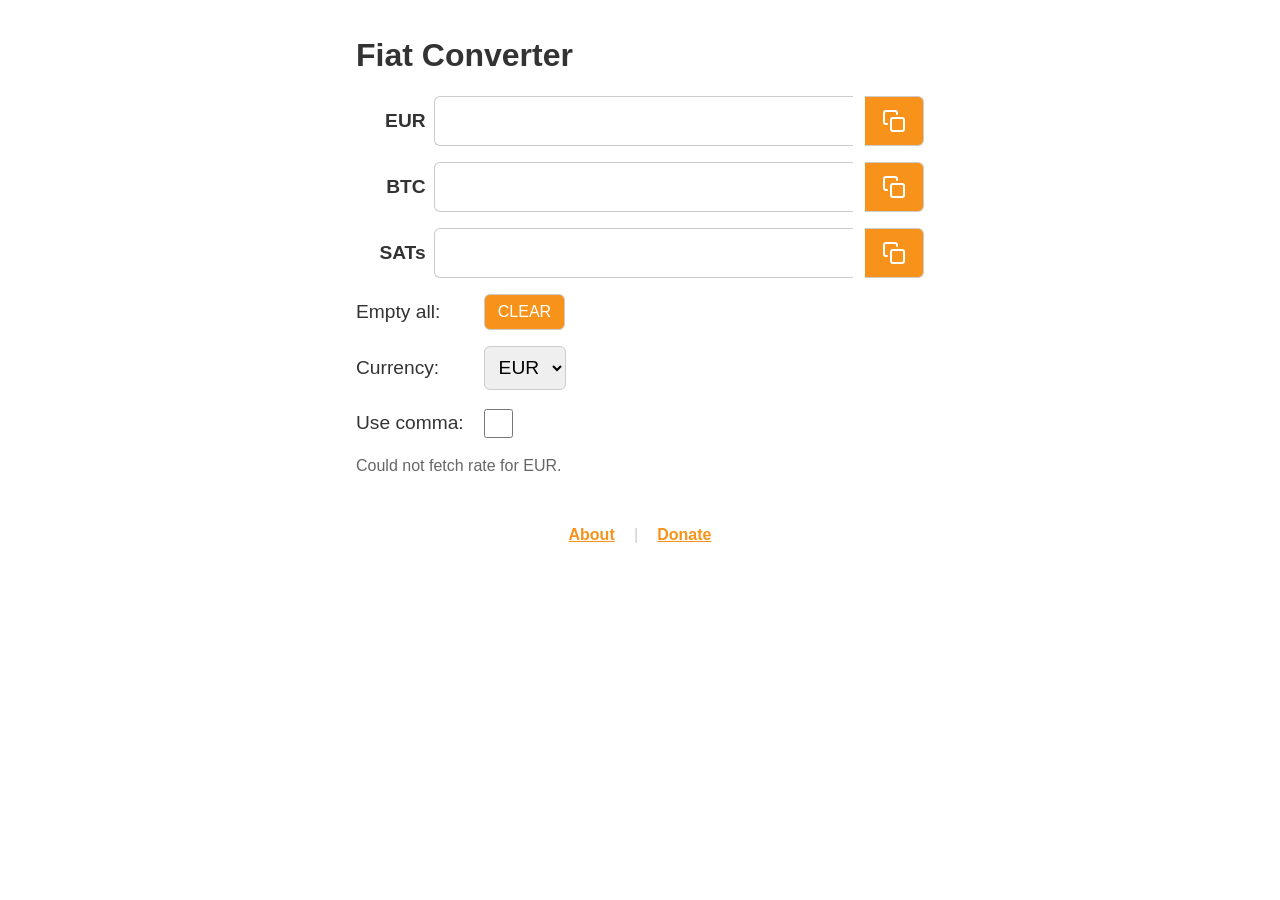
<file: index.html>
<!DOCTYPE html>
<html lang="en">
<head>
  <meta charset="UTF-8" />
  <meta name="viewport" content="width=device-width, initial-scale=1.0, viewport-fit=cover"/>
  <title>Fiat Converter</title>
  <link rel="manifest" href="manifest.json" />
  <link rel="stylesheet" href="style.css" />
<meta name="theme-color" content="#f7931a" />
  <style>
    body {
      font-family: sans-serif;
      padding-top: calc(1em + env(safe-area-inset-top, 0px));
      padding-right: calc(1em + env(safe-area-inset-right, 0px));
      padding-bottom: calc(1em + env(safe-area-inset-bottom, 0px));
      padding-left: calc(1em + env(safe-area-inset-left, 0px));
      background: #fff;
      color: #333;
      max-width: 600px;
      margin: auto;
      box-sizing: border-box;
      min-height: 100vh;
    }

.row {
  display: flex;
  align-items: center;
  gap: 0.5em;
  margin-bottom: 1em;
  flex-wrap: wrap;
}
    .row input {
      flex: 1;
      font-size: 1.2em;
      padding: 0.5em;
      text-align: right;
      min-width: 0;
      box-sizing: border-box;
    }

    .row span {
      width: 60px;
      margin-left: 0.5em;
      font-weight: bold;
    }

    .row button {
      margin-left: 0.5em;
    }
    
.field-label {
  width: 40px;
  font-weight: bold;
  font-size: 1.2em;
  text-align: right;
  flex-shrink: 0;
}

.row > label {
    font-size: 1.2em;
    width: 120px;
    flex-shrink: 0;
}

select#currency {
    font-size: 1.2em;
    padding: 0.5em;
    border-radius: 6px;
    border: 1px solid #ccc;
}

.row input[type="checkbox"] {
    flex: none;
    width: 1.5em;
    height: 1.5em;
    margin-left: 0;
}

.empty-btn {
    font-size: 1em;
    padding: 0.5em 0.8em;
    border-radius: 6px;
    border: 1px solid #ccc;
    background-color: #f7931a;
    color: white;
    cursor: pointer;
    margin-left: 0 !important;
}

.field-actions {
  display: flex;
  justify-content: flex-end;
  margin-top: 0.3em;
  width: 100%;
}

.field-actions button {
  font-size: 0.85em;
  padding: 0.4em 0.6em;
  background-color: #f7931a;
  color: white;
  border: none;
  border-radius: 6px;
}

.input-group {
  display: flex;
  flex: 1;
  min-width: 0;
}

.input-group input {
  flex: 1;
  font-size: 1.2em;
  padding: 0.5em;
  text-align: right;
  border-radius: 6px 0 0 6px;
  border: 1px solid #ccc;
  border-right: none;
  min-width: 0;
}

.input-group button {
  font-size: 1.5em;
  padding: 0.5em 0.7em;
  min-width: 50px;
  border: 1px solid #ccc;
  border-left: none;
  border-radius: 0 6px 6px 0;
  background-color: #f7931a;
  color: white;
  cursor: pointer;
  display: flex;
  align-items: center;
  justify-content: center;
  line-height: 1;
}

.input-group button svg {
  width: 1em;
  height: 1em;
}
    
    #rate-info {
      margin-top: 1em;
      font-size: 1em;
      color: #666;
    }

    #circle-container {
      position: fixed;
      bottom: calc(10px + env(safe-area-inset-bottom, 0px));
      right: calc(10px + env(safe-area-inset-right, 0px));
      width: 40px;
      height: 40px;
    }

    svg circle {
      stroke: #f7931a;
      stroke-width: 4;
      fill: none;
      stroke-dasharray: 0, 100;
      transform: rotate(-90deg);
      transform-origin: 50% 50%;
    }
    
    
  </style>
</head>
<body>
  <h1>Fiat Converter</h1>

<div class="row">
  <span class="field-label" id="fiat-label">EUR</span>
  <div class="input-group">
    <input type="text" id="fiat" />
    <button onclick="copyToClipboard('fiat')" title="Copy to clipboard"><svg xmlns="http://www.w3.org/2000/svg" width="24" height="24" viewBox="0 0 24 24" fill="none" stroke="currentColor" stroke-width="2" stroke-linecap="round" stroke-linejoin="round"><rect x="9" y="9" width="13" height="13" rx="2" ry="2"></rect><path d="M5 15H4a2 2 0 0 1-2-2V4a2 2 0 0 1 2-2h9a2 2 0 0 1 2 2v1"></path></svg></button>
  </div>
</div>
<div class="row">
  <span class="field-label">BTC</span>
  <div class="input-group">
    <input type="text" id="btc" />
    <button onclick="copyToClipboard('btc')" title="Copy to clipboard"><svg xmlns="http://www.w3.org/2000/svg" width="24" height="24" viewBox="0 0 24 24" fill="none" stroke="currentColor" stroke-width="2" stroke-linecap="round" stroke-linejoin="round"><rect x="9" y="9" width="13" height="13" rx="2" ry="2"></rect><path d="M5 15H4a2 2 0 0 1-2-2V4a2 2 0 0 1 2-2h9a2 2 0 0 1 2 2v1"></path></svg></button>
  </div>
</div>
<div class="row">
  <span class="field-label">SATs</span>
  <div class="input-group">
    <input type="text" id="sats" />
    <button onclick="copyToClipboard('sats')" title="Copy to clipboard"><svg xmlns="http://www.w3.org/2000/svg" width="24" height="24" viewBox="0 0 24 24" fill="none" stroke="currentColor" stroke-width="2" stroke-linecap="round" stroke-linejoin="round"><rect x="9" y="9" width="13" height="13" rx="2" ry="2"></rect><path d="M5 15H4a2 2 0 0 1-2-2V4a2 2 0 0 1 2-2h9a2 2 0 0 1 2 2v1"></path></svg></button>
  </div>
</div>

  <div class="row">
    <label for="empty-all-btn">Empty all: </label>
    <button type="button" id="empty-all-btn" class="empty-btn">CLEAR</button>
  </div>

  <div class="row">
    <label for="currency">Currency: </label>
    <select id="currency">
      <option value="EUR">EUR</option>
      <option value="USD">USD</option>
      <option value="GBP">GBP</option>
      <option value="CHF">CHF</option>
      <option value="JPY">JPY</option>
    </select>
  </div>

  <div class="row">
    <label for="decimal-toggle">Use comma:</label>
    <input type="checkbox" id="decimal-toggle" />
  </div>

  <div id="rate-info">Loading exchange rate...</div>

  <div id="circle-container">
    <svg width="40" height="40">
      <circle id="circle-progress" r="18" cx="20" cy="20" />
    </svg>
  </div>

  <footer class="footer-links">
    <button type="button" id="about-btn" class="link-btn">About</button>
    <span class="footer-separator">|</span>
    <button type="button" id="donate-btn" class="link-btn">Donate</button>
  </footer>

  <!-- About Modal -->
  <div id="about-modal" class="modal-overlay" aria-hidden="true">
    <div class="modal-content">
      <button type="button" class="modal-close" id="about-close" aria-label="Close">&times;</button>
      <h2>About</h2>
      <p>Convert fiat to BTC and Satoshis and viceversa easily, improving reliability, without depending on a single source/oracle and making copy/paste easier: you can switch decimal separator from european to anglosaxons standards (./,)</p>
      <p>I'm a proud Italian Bitcoiner, every feedback is appreciated <a href="mailto:damiano.bonazzi@gmail.com">damiano.bonazzi@gmail.com</a> and every contribution is welcome <a href="https://github.com/damianobonazzi/fiat-converter" target="_blank" rel="noopener">https://github.com/damianobonazzi/fiat-converter</a></p>
    </div>
  </div>

  <!-- Donate Modal -->
  <div id="donate-modal" class="modal-overlay" aria-hidden="true">
    <div class="modal-content">
      <button type="button" class="modal-close" id="donate-close" aria-label="Close">&times;</button>
      <h2>Donate</h2>
      <p class="donate-intro">All donations will go towards improving the app; every contribution is appreciated. Thank you!</p>
      <div class="donate-addresses">
        <div class="donate-item">
          <label class="donate-label" for="donate-ln">LN</label>
          <div class="input-group">
            <input type="text" readonly value="damiano@walletofsatoshi.com" id="donate-ln" />
            <button type="button" onclick="copyToClipboard('donate-ln')" title="Copy to clipboard"><svg xmlns="http://www.w3.org/2000/svg" width="24" height="24" viewBox="0 0 24 24" fill="none" stroke="currentColor" stroke-width="2" stroke-linecap="round" stroke-linejoin="round"><rect x="9" y="9" width="13" height="13" rx="2" ry="2"></rect><path d="M5 15H4a2 2 0 0 1-2-2V4a2 2 0 0 1 2-2h9a2 2 0 0 1 2 2v1"></path></svg></button>
          </div>
        </div>
        <div class="donate-item">
          <label class="donate-label" for="donate-liquid">Liquid</label>
          <div class="input-group">
            <input type="text" readonly value="VJLHXkQUnEgH2rbjhrWgCu672aATeaAUC9wi7fY6QfDTZHSaMm91QmFunvqa5z2byZgjs3zPhzFgErxB" id="donate-liquid" />
            <button type="button" onclick="copyToClipboard('donate-liquid')" title="Copy to clipboard"><svg xmlns="http://www.w3.org/2000/svg" width="24" height="24" viewBox="0 0 24 24" fill="none" stroke="currentColor" stroke-width="2" stroke-linecap="round" stroke-linejoin="round"><rect x="9" y="9" width="13" height="13" rx="2" ry="2"></rect><path d="M5 15H4a2 2 0 0 1-2-2V4a2 2 0 0 1 2-2h9a2 2 0 0 1 2 2v1"></path></svg></button>
          </div>
        </div>
        <div class="donate-item">
          <label class="donate-label" for="donate-btc">Bitcoin</label>
          <div class="input-group">
            <input type="text" readonly value="bc1qsrh834cw077553etaa4028mph3k7aymr9r66wx" id="donate-btc-addr" />
            <button type="button" onclick="copyToClipboard('donate-btc-addr')" title="Copy to clipboard"><svg xmlns="http://www.w3.org/2000/svg" width="24" height="24" viewBox="0 0 24 24" fill="none" stroke="currentColor" stroke-width="2" stroke-linecap="round" stroke-linejoin="round"><rect x="9" y="9" width="13" height="13" rx="2" ry="2"></rect><path d="M5 15H4a2 2 0 0 1-2-2V4a2 2 0 0 1 2-2h9a2 2 0 0 1 2 2v1"></path></svg></button>
          </div>
        </div>
        <div class="donate-item">
          <label class="donate-label" for="donate-btc-legacy">Bitcoin (legacy)</label>
          <div class="input-group">
            <input type="text" readonly value="3FRdcgps9NSbapPU33Thy9vHq1znrBuVzS" id="donate-btc-legacy" />
            <button type="button" onclick="copyToClipboard('donate-btc-legacy')" title="Copy to clipboard"><svg xmlns="http://www.w3.org/2000/svg" width="24" height="24" viewBox="0 0 24 24" fill="none" stroke="currentColor" stroke-width="2" stroke-linecap="round" stroke-linejoin="round"><rect x="9" y="9" width="13" height="13" rx="2" ry="2"></rect><path d="M5 15H4a2 2 0 0 1-2-2V4a2 2 0 0 1 2-2h9a2 2 0 0 1 2 2v1"></path></svg></button>
          </div>
        </div>
      </div>
    </div>
  </div>

  <script src="script.js"></script>
<script>
  if ('serviceWorker' in navigator) {
    window.addEventListener('load', () => {
      navigator.serviceWorker.register('./sw.js') 
        .then(registration => {
          console.log('Service Worker registrato con successo:', registration.scope);
        })
        .catch(error => {
          console.log('Registrazione del Service Worker fallita:', error);
        });
    });
  }
</script>
  
</body>
</html>
</file>
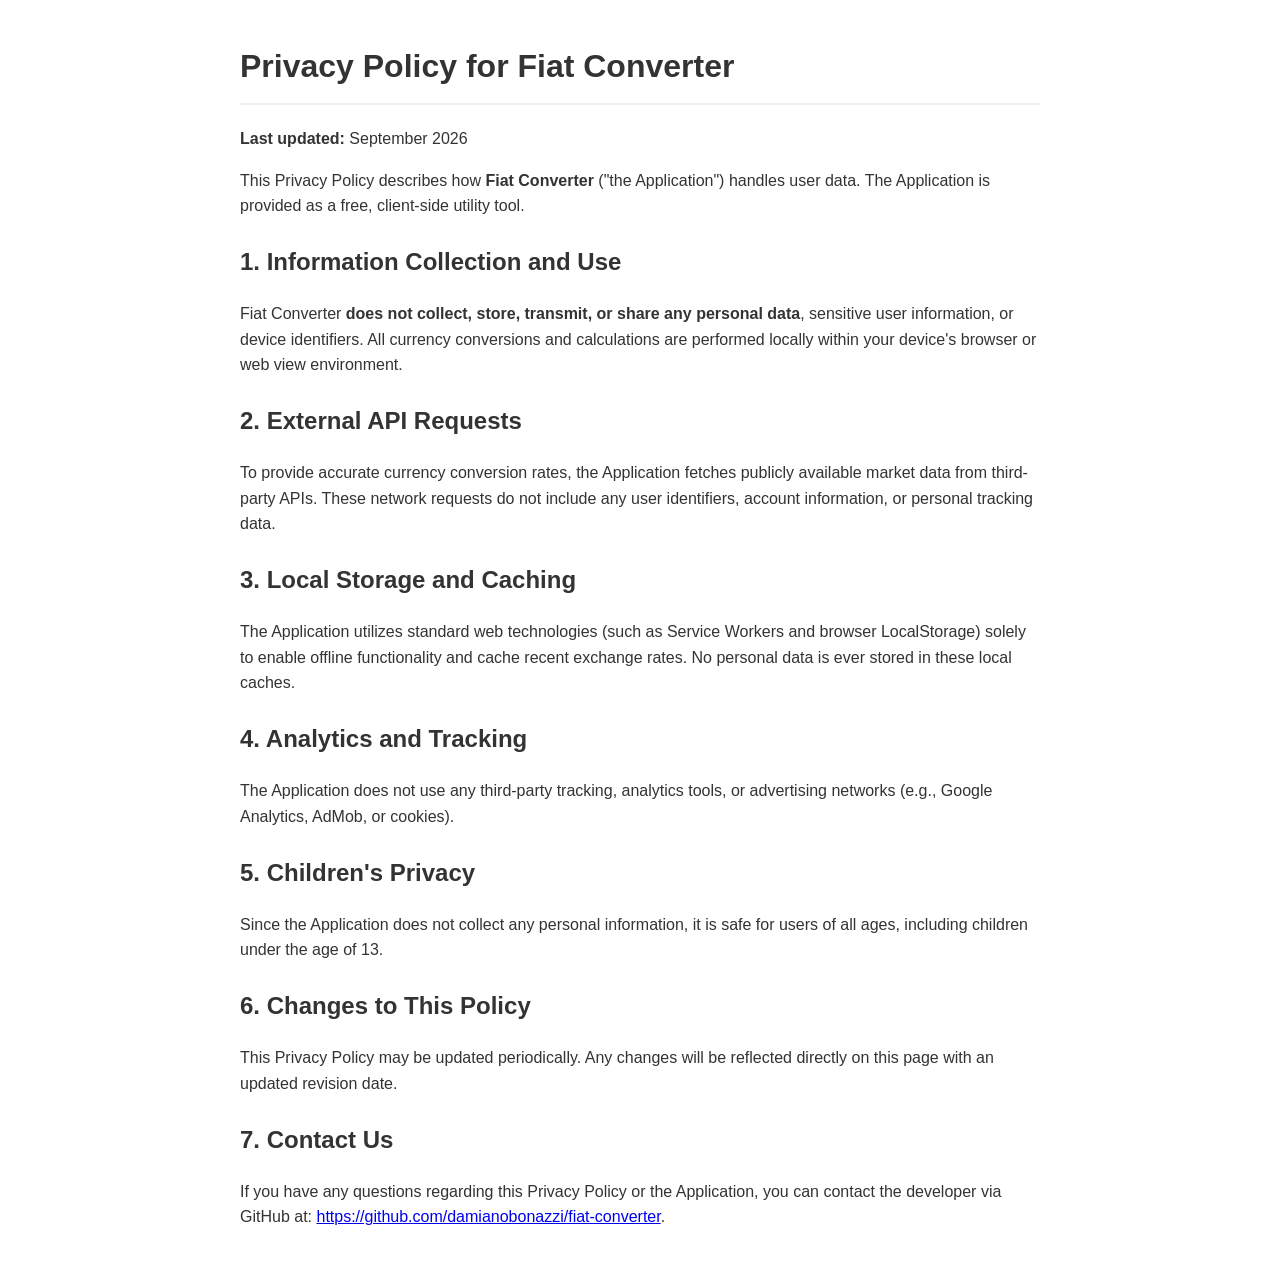
<file: privacy.html>
<!DOCTYPE html>
<html lang="en">
<head>
  <meta charset="UTF-8">
  <meta name="viewport" content="width=device-width, initial-scale=1.0">
  <title>Privacy Policy - Fiat Converter</title>
  <style>
    body {
      font-family: -apple-system, BlinkMacSystemFont, "Segoe UI", Roboto, Helvetica, Arial, sans-serif;
      line-height: 1.6;
      color: #333;
      max-width: 800px;
      margin: 0 auto;
      padding: 20px;
    }
    h1 { border-bottom: 2px solid #eee; padding-bottom: 10px; }
    h2 { margin-top: 24px; }
  </style>
</head>
<body>

  <h1>Privacy Policy for Fiat Converter</h1>
  <p><strong>Last updated:</strong> September 2026</p>

  <p>This Privacy Policy describes how <strong>Fiat Converter</strong> ("the Application") handles user data. The Application is provided as a free, client-side utility tool.</p>

  <h2>1. Information Collection and Use</h2>
  <p>Fiat Converter <strong>does not collect, store, transmit, or share any personal data</strong>, sensitive user information, or device identifiers. All currency conversions and calculations are performed locally within your device's browser or web view environment.</p>

  <h2>2. External API Requests</h2>
  <p>To provide accurate currency conversion rates, the Application fetches publicly available market data from third-party APIs. These network requests do not include any user identifiers, account information, or personal tracking data.</p>

  <h2>3. Local Storage and Caching</h2>
  <p>The Application utilizes standard web technologies (such as Service Workers and browser LocalStorage) solely to enable offline functionality and cache recent exchange rates. No personal data is ever stored in these local caches.</p>

  <h2>4. Analytics and Tracking</h2>
  <p>The Application does not use any third-party tracking, analytics tools, or advertising networks (e.g., Google Analytics, AdMob, or cookies).</p>

  <h2>5. Children's Privacy</h2>
  <p>Since the Application does not collect any personal information, it is safe for users of all ages, including children under the age of 13.</p>

  <h2>6. Changes to This Policy</h2>
  <p>This Privacy Policy may be updated periodically. Any changes will be reflected directly on this page with an updated revision date.</p>

  <h2>7. Contact Us</h2>
  <p>If you have any questions regarding this Privacy Policy or the Application, you can contact the developer via GitHub at: <a href="https://github.com/damianobonazzi/fiat-converter" target="_blank">https://github.com/damianobonazzi/fiat-converter</a>.</p>

</body>
</html>
</file>
<file: style.css>
html, body {
  touch-action: manipulation;
}

.input-group {
  display: flex;
  width: 100%;
}

.input-group input {
  flex: 1;
  font-size: 1.2em;
  padding: 0.5em;
  text-align: right;
  border-radius: 6px 0 0 6px;
  border: 1px solid #ccc;
  border-right: none;
  min-width: 0;
}

.input-group button {
  font-size: 1em;
  padding: 0.5em 0.7em;
  background-color: #f7931a;
  color: white;
  border: 1px solid #ccc;
  border-left: none;
  border-radius: 0 6px 6px 0;
  cursor: pointer;
  display: flex;
  align-items: center;
  justify-content: center;
  min-width: 40px;
}

.input-group input.last-modified {
  border: 2px solid #333;
  border-right: none;
}

.input-group input.last-modified + button {
  border: 2px solid #333;
  border-left: none;
}

/* Footer links styling */
.footer-links {
  margin-top: 2em;
  padding: 1em 0;
  text-align: center;
  display: flex;
  justify-content: center;
  align-items: center;
  gap: 0.8em;
}

.link-btn {
  background: none;
  border: none;
  color: #f7931a;
  font-size: 1em;
  font-weight: bold;
  cursor: pointer;
  text-decoration: underline;
  padding: 0.2em 0.4em;
}

.link-btn:hover,
.link-btn:focus {
  color: #e08213;
}

.footer-separator {
  color: #ccc;
}

/* Modal overlay styling */
.modal-overlay {
  display: none;
  position: fixed;
  top: 0;
  left: 0;
  width: 100%;
  height: 100%;
  background-color: rgba(0, 0, 0, 0.5);
  z-index: 1000;
  align-items: center;
  justify-content: center;
  padding-top: calc(1em + env(safe-area-inset-top, 0px));
  padding-right: calc(1em + env(safe-area-inset-right, 0px));
  padding-bottom: calc(1em + env(safe-area-inset-bottom, 0px));
  padding-left: calc(1em + env(safe-area-inset-left, 0px));
  box-sizing: border-box;
}

.modal-overlay.active {
  display: flex;
}

.modal-content {
  background-color: #fff;
  border-radius: 12px;
  max-width: 500px;
  width: 100%;
  max-height: calc(90vh - env(safe-area-inset-top, 0px) - env(safe-area-inset-bottom, 0px));
  overflow-y: auto;
  padding: 1.5em;
  position: relative;
  box-shadow: 0 4px 20px rgba(0, 0, 0, 0.15);
  box-sizing: border-box;
}

.modal-content h2 {
  margin-top: 0;
  color: #f7931a;
}

.modal-close {
  position: absolute;
  top: 0.5em;
  right: 0.7em;
  background: none;
  border: none;
  font-size: 1.8em;
  color: #888;
  cursor: pointer;
  line-height: 1;
}

.modal-close:hover {
  color: #333;
}

.donate-intro {
  margin-bottom: 1.2em;
  line-height: 1.4;
}

.donate-addresses {
  display: flex;
  flex-direction: column;
  gap: 1em;
}

.donate-item {
  display: flex;
  flex-direction: column;
  gap: 0.3em;
}

.donate-label {
  font-weight: bold;
  font-size: 0.95em;
  color: #444;
}

.donate-item .input-group input {
  font-size: 0.9em;
  text-align: left;
  background-color: #f9f9f9;
}
</file>
